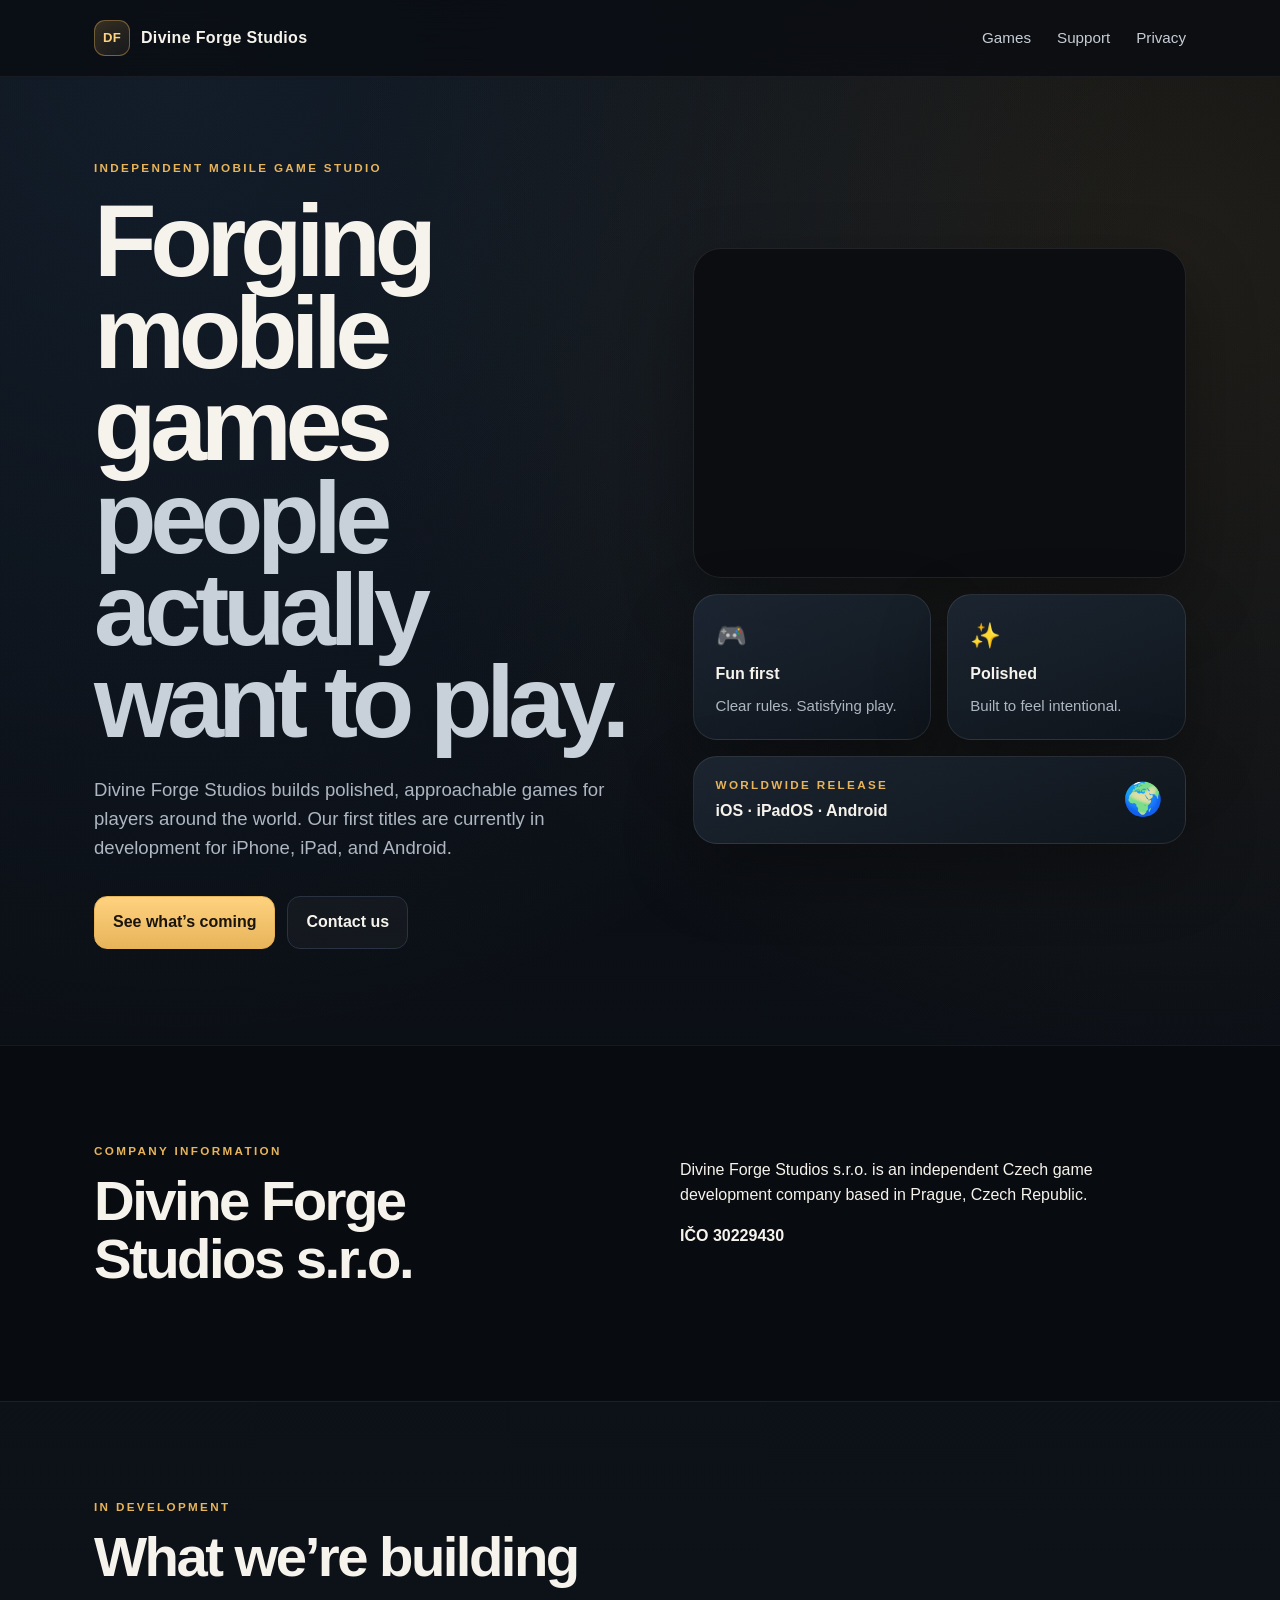
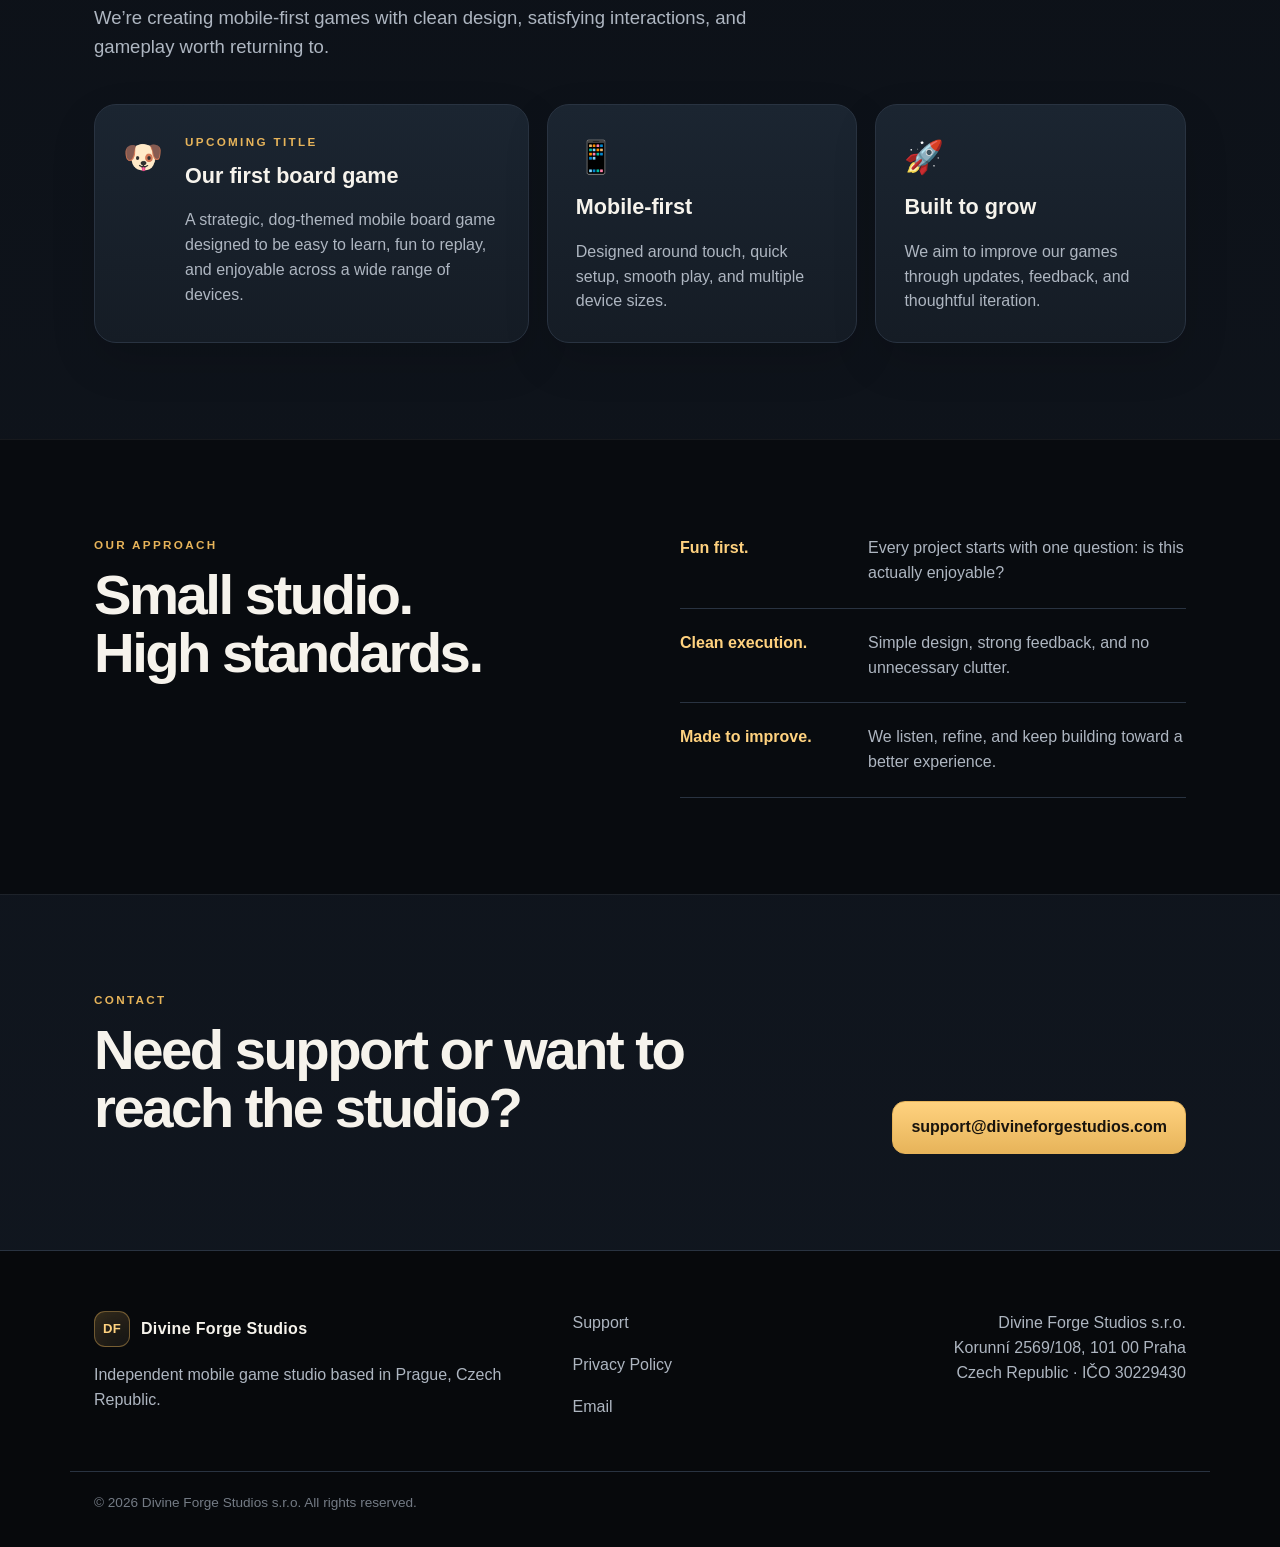
<file: index.html>
<!doctype html>
<html lang="en">
<head>
  <meta charset="utf-8">
  <meta name="viewport" content="width=device-width,initial-scale=1">
  <title>Divine Forge Studios</title>
  <meta name="description" content="Divine Forge Studios creates polished mobile games for iOS and Android.">
  <meta name="theme-color" content="#0a0d12">
  <link rel="stylesheet" href="styles.css">
</head>
<body>
  <header class="site-header">
    <div class="shell nav">
      <a class="brand" href="/" aria-label="Divine Forge Studios home">
        <span class="mark">DF</span>
        <span>Divine Forge Studios</span>
      </a>
      <nav class="nav-links">
        <a href="#games">Games</a>
        <a href="/support.html">Support</a>
        <a href="/privacy.html">Privacy</a>
      </nav>
    </div>
  </header>

  <main>
    <section class="hero shell">
      <div class="hero-copy">
        <div class="kicker">Independent mobile game studio</div>
        <h1>Forging mobile games<br><span>people actually want to play.</span></h1>
        <p class="hero-text">
          Divine Forge Studios builds polished, approachable games for players around the world.
          Our first titles are currently in development for iPhone, iPad, and Android.
        </p>
        <div class="hero-actions">
          <a class="button primary" href="#games">See what’s coming</a>
          <a class="button secondary" href="mailto:support@divineforgestudios.com">Contact us</a>
        </div>
      </div>

      <div class="hero-showcase" aria-label="Divine Forge Studios artwork">
        <div class="hero-art-card">
          <img class="exact-art" src="/assets/logo.webp" alt="Divine Forge Studios">
        </div>
        <div class="showcase-grid secondary-grid">
          <article class="showcase-card large">
            <div class="showcase-topline">
              <span class="status-dot"></span>
              <span>In development</span>
            </div>
            <div class="paw-mark">🐾</div>
            <h3>First mobile board game</h3>
            <p>Strategy, charm, replayability, and a polished mobile-first experience.</p>
          </article>
          <article class="showcase-card small">
            <span class="mini-icon">🎮</span>
            <strong>Fun first</strong>
            <span>Clear rules. Satisfying play.</span>
          </article>
          <article class="showcase-card small">
            <span class="mini-icon">✨</span>
            <strong>Polished</strong>
            <span>Built to feel intentional.</span>
          </article>
          <article class="showcase-card wide">
            <div>
              <span class="eyebrow">Worldwide release</span>
              <strong>iOS · iPadOS · Android</strong>
            </div>
            <span class="world">🌍</span>
          </article>
        </div>
      </div>
    </section>

    <section class="section dark" aria-labelledby="company-information">
      <div class="shell split">
        <div>
          <div class="kicker">Company information</div>
          <h2 id="company-information">Divine Forge Studios s.r.o.</h2>
        </div>
        <div>
          <p>Divine Forge Studios s.r.o. is an independent Czech game development company based in Prague, Czech Republic.</p>
          <p><strong>IČO 30229430</strong></p>
        </div>
      </div>
    </section>

    <section class="section" id="games">
      <div class="shell">
        <div class="section-heading">
          <div class="kicker">In development</div>
          <h2>What we’re building</h2>
          <p>
            We’re creating mobile-first games with clean design, satisfying interactions,
            and gameplay worth returning to.
          </p>
        </div>

        <div class="cards">
          <article class="card featured">
            <div class="card-icon">🐶</div>
            <div>
              <div class="eyebrow">Upcoming title</div>
              <h3>Our first board game</h3>
              <p>
                A strategic, dog-themed mobile board game designed to be easy to learn,
                fun to replay, and enjoyable across a wide range of devices.
              </p>
            </div>
          </article>

          <article class="card">
            <div class="card-icon">📱</div>
            <h3>Mobile-first</h3>
            <p>Designed around touch, quick setup, smooth play, and multiple device sizes.</p>
          </article>

          <article class="card">
            <div class="card-icon">🚀</div>
            <h3>Built to grow</h3>
            <p>We aim to improve our games through updates, feedback, and thoughtful iteration.</p>
          </article>
        </div>
      </div>
    </section>

    <section class="section dark">
      <div class="shell split">
        <div>
          <div class="kicker">Our approach</div>
          <h2>Small studio.<br>High standards.</h2>
        </div>
        <div class="principles">
          <div>
            <strong>Fun first.</strong>
            <span>Every project starts with one question: is this actually enjoyable?</span>
          </div>
          <div>
            <strong>Clean execution.</strong>
            <span>Simple design, strong feedback, and no unnecessary clutter.</span>
          </div>
          <div>
            <strong>Made to improve.</strong>
            <span>We listen, refine, and keep building toward a better experience.</span>
          </div>
        </div>
      </div>
    </section>

    <section class="section">
      <div class="shell contact-panel">
        <div>
          <div class="kicker">Contact</div>
          <h2>Need support or want to reach the studio?</h2>
        </div>
        <a class="button primary" href="mailto:support@divineforgestudios.com">support@divineforgestudios.com</a>
      </div>
    </section>
  </main>

  <footer>
    <div class="shell footer-grid">
      <div>
        <div class="brand footer-brand">
          <span class="mark">DF</span>
          <span>Divine Forge Studios</span>
        </div>
        <p>Independent mobile game studio based in Prague, Czech Republic.</p>
      </div>

      <div class="footer-links">
        <a href="/support.html">Support</a>
        <a href="/privacy.html">Privacy Policy</a>
        <a href="mailto:support@divineforgestudios.com">Email</a>
      </div>

      <div class="company">
        Divine Forge Studios s.r.o.<br>
        Korunní 2569/108, 101 00 Praha<br>
        Czech Republic · IČO 30229430
      </div>
    </div>

    <div class="shell copyright">
      © 2026 Divine Forge Studios s.r.o. All rights reserved.
    </div>
  </footer>
</body>
</html>
</file>
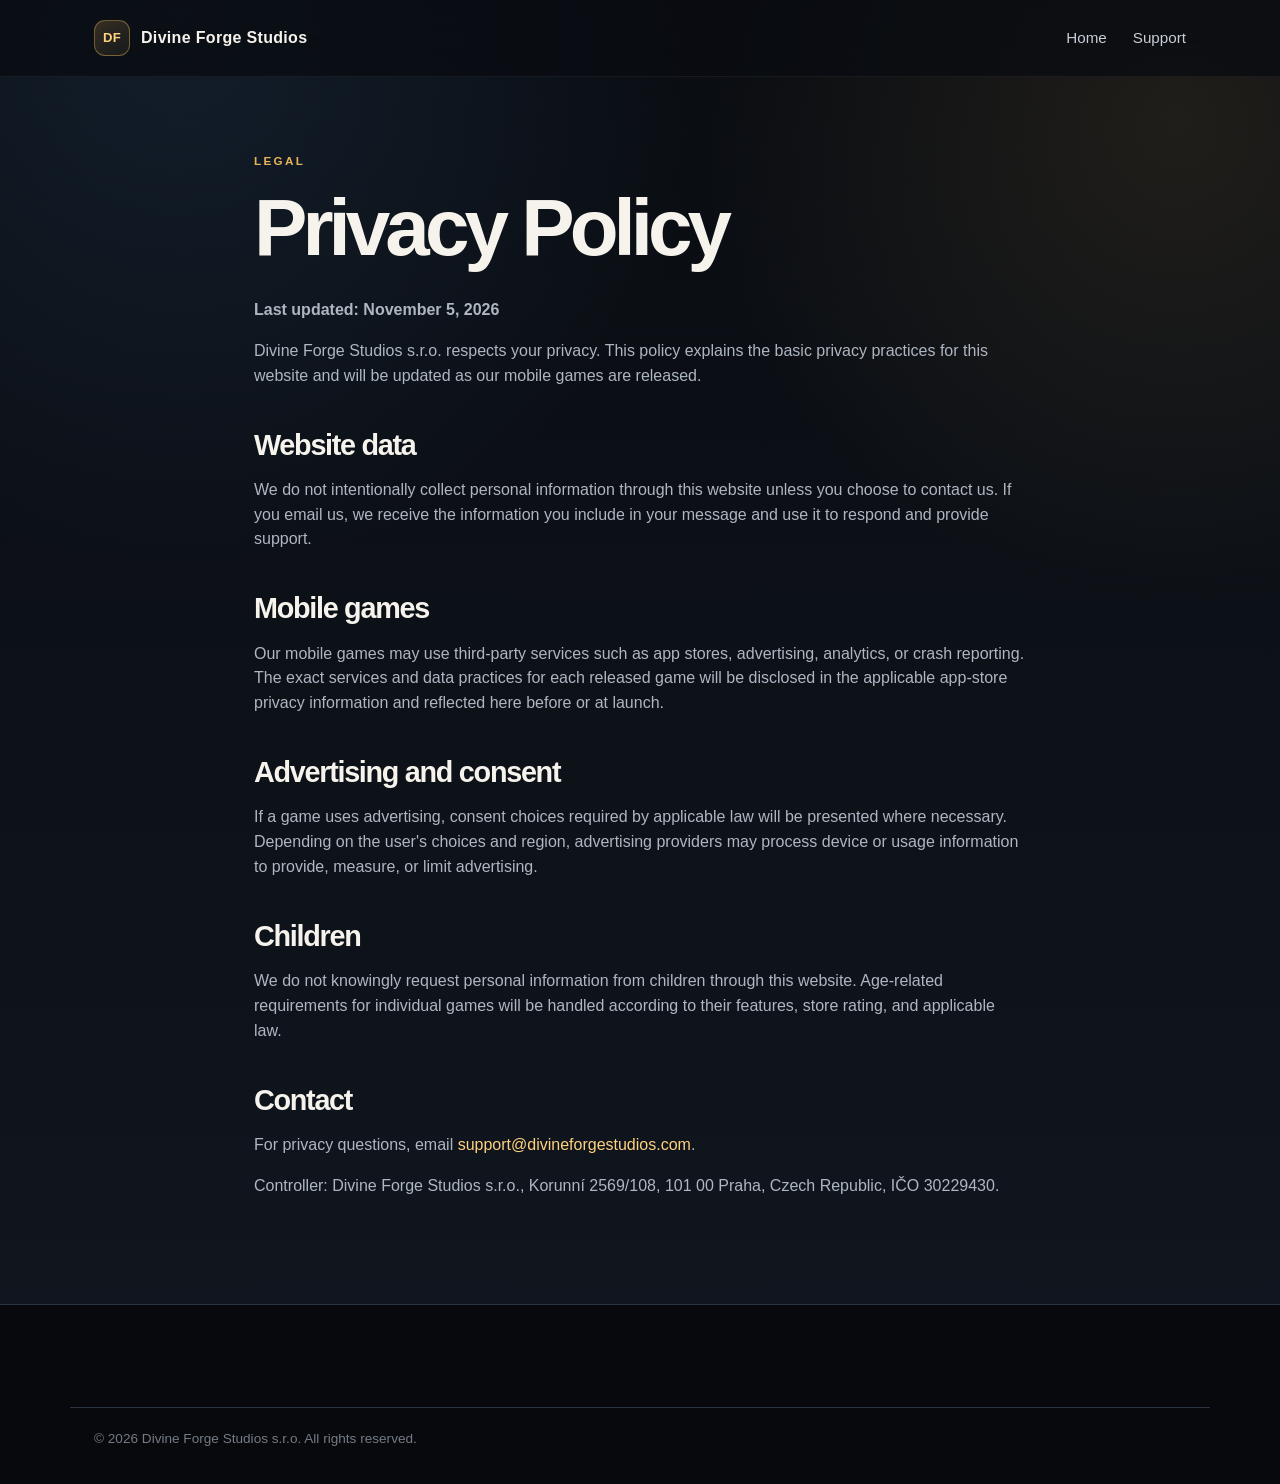
<file: privacy.html>
<!doctype html>
<html lang="en">
<head><meta charset="utf-8"><meta name="viewport" content="width=device-width,initial-scale=1"><title>Privacy Policy — Divine Forge Studios</title><meta name="theme-color" content="#0b0d10"><link rel="stylesheet" href="styles.css"></head>
<body>
<header class="site-header"><div class="shell nav"><a class="brand" href="/"><span class="mark">DF</span><span>Divine Forge Studios</span></a><nav class="nav-links"><a href="/">Home</a><a href="/support.html">Support</a></nav></div></header>
<main class="shell prose">
<div class="kicker">Legal</div><h1>Privacy Policy</h1>
<p><strong>Last updated: November 5, 2026</strong></p>
<p>Divine Forge Studios s.r.o. respects your privacy. This policy explains the basic privacy practices for this website and will be updated as our mobile games are released.</p>
<h2>Website data</h2>
<p>We do not intentionally collect personal information through this website unless you choose to contact us. If you email us, we receive the information you include in your message and use it to respond and provide support.</p>
<h2>Mobile games</h2>
<p>Our mobile games may use third-party services such as app stores, advertising, analytics, or crash reporting. The exact services and data practices for each released game will be disclosed in the applicable app-store privacy information and reflected here before or at launch.</p>
<h2>Advertising and consent</h2>
<p>If a game uses advertising, consent choices required by applicable law will be presented where necessary. Depending on the user's choices and region, advertising providers may process device or usage information to provide, measure, or limit advertising.</p>
<h2>Children</h2>
<p>We do not knowingly request personal information from children through this website. Age-related requirements for individual games will be handled according to their features, store rating, and applicable law.</p>
<h2>Contact</h2>
<p>For privacy questions, email <a href="mailto:support@divineforgestudios.com">support@divineforgestudios.com</a>.</p>
<p>Controller: Divine Forge Studios s.r.o., Korunní 2569/108, 101 00 Praha, Czech Republic, IČO 30229430.</p>
</main>
<footer><div class="shell copyright">© 2026 Divine Forge Studios s.r.o. All rights reserved.</div></footer>
</body></html>
</file>
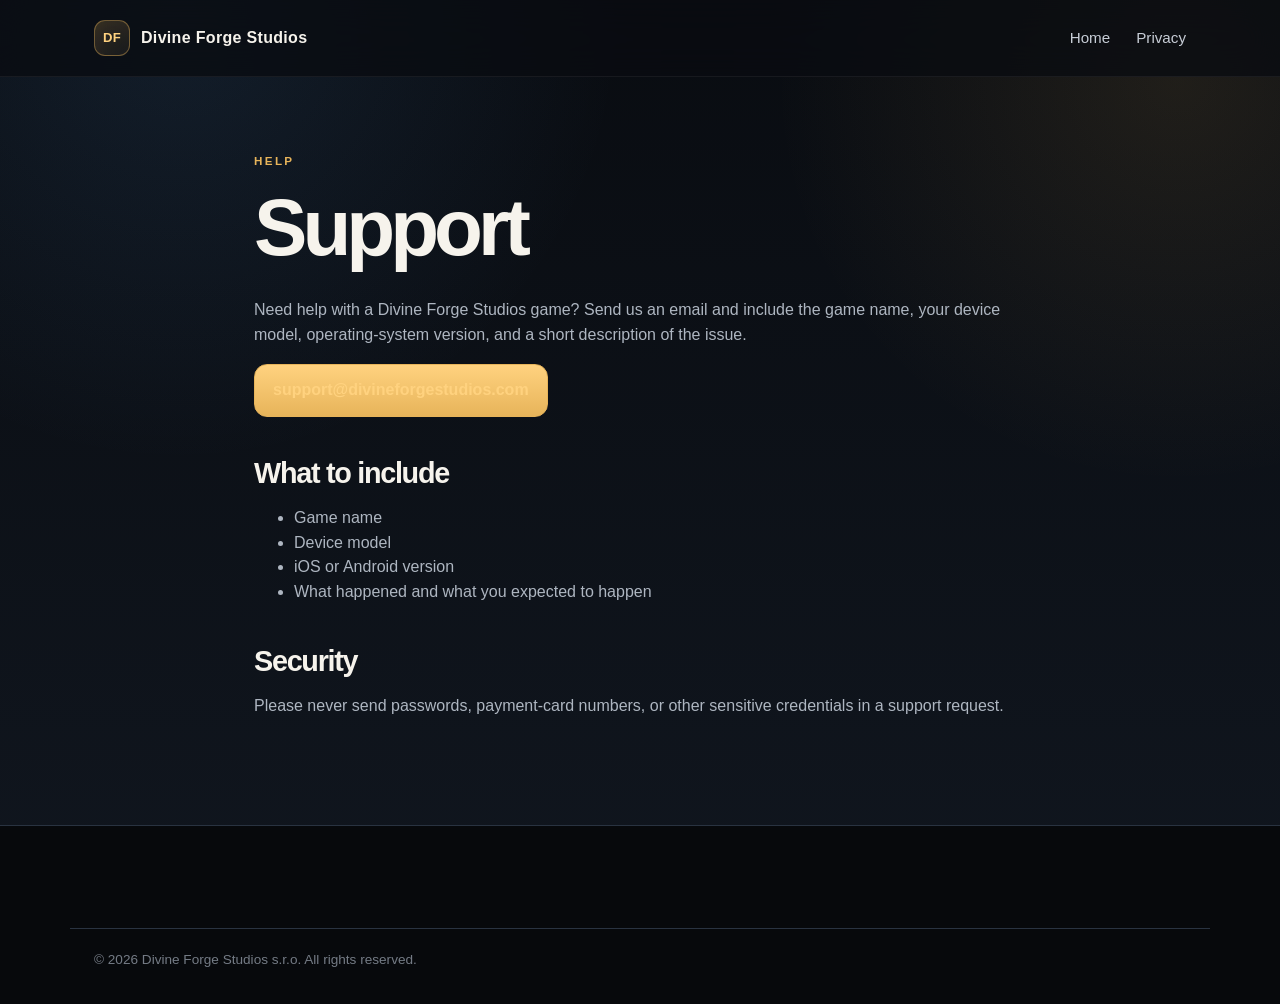
<file: support.html>
<!doctype html>
<html lang="en">
<head><meta charset="utf-8"><meta name="viewport" content="width=device-width,initial-scale=1"><title>Support — Divine Forge Studios</title><meta name="theme-color" content="#0b0d10"><link rel="stylesheet" href="styles.css"></head>
<body>
<header class="site-header"><div class="shell nav"><a class="brand" href="/"><span class="mark">DF</span><span>Divine Forge Studios</span></a><nav class="nav-links"><a href="/">Home</a><a href="/privacy.html">Privacy</a></nav></div></header>
<main class="shell prose">
<div class="kicker">Help</div><h1>Support</h1>
<p>Need help with a Divine Forge Studios game? Send us an email and include the game name, your device model, operating-system version, and a short description of the issue.</p>
<p><a class="button primary" href="mailto:support@divineforgestudios.com">support@divineforgestudios.com</a></p>
<h2>What to include</h2>
<ul><li>Game name</li><li>Device model</li><li>iOS or Android version</li><li>What happened and what you expected to happen</li></ul>
<h2>Security</h2><p>Please never send passwords, payment-card numbers, or other sensitive credentials in a support request.</p>
</main>
<footer><div class="shell copyright">© 2026 Divine Forge Studios s.r.o. All rights reserved.</div></footer>
</body></html>
</file>
<file: styles.css>
:root{
  --bg:#090c11;--bg2:#111720;--panel:#151c25;--panel2:#1b2531;
  --text:#f6f3ec;--muted:#aeb6c1;--line:#293341;--gold:#e7b45a;--gold2:#ffd27f;
  --blue:#8fc8ff;--blue2:#5ea8f3;--max:1140px;--radius:22px;
  --shadow:0 28px 70px rgba(0,0,0,.32)
}
*{box-sizing:border-box}
html{scroll-behavior:smooth}
body{
  margin:0;
  color:var(--text);
  font-family:-apple-system,BlinkMacSystemFont,"Segoe UI",Inter,Roboto,Helvetica,Arial,sans-serif;
  line-height:1.55;
  background:
    radial-gradient(circle at 14% 2%,rgba(94,168,243,.11),transparent 30%),
    radial-gradient(circle at 92% 8%,rgba(231,180,90,.10),transparent 27%),
    linear-gradient(180deg,var(--bg),var(--bg2));
}
a{color:inherit;text-decoration:none}
.shell{max-width:var(--max);margin:auto;padding-left:24px;padding-right:24px}
.site-header{position:sticky;top:0;z-index:10;background:rgba(9,12,17,.78);backdrop-filter:blur(18px);border-bottom:1px solid rgba(255,255,255,.06)}
.nav{height:76px;display:flex;align-items:center;justify-content:space-between}
.brand{display:flex;align-items:center;gap:11px;font-weight:800;letter-spacing:.02em}
.mark{display:grid;place-items:center;width:36px;height:36px;border-radius:11px;border:1px solid rgba(231,180,90,.42);background:linear-gradient(145deg,rgba(231,180,90,.18),rgba(255,255,255,.03));color:var(--gold2);font-size:.82rem;box-shadow:inset 0 0 22px rgba(231,180,90,.05)}
.nav-links{display:flex;gap:26px;color:#c7cdd6;font-size:.95rem}
.nav-links a:hover,.footer-links a:hover{color:var(--gold2)}
.hero{min-height:700px;display:grid;grid-template-columns:1.04fr .96fr;align-items:center;gap:64px;padding-top:82px;padding-bottom:96px}
.kicker,.eyebrow{text-transform:uppercase;letter-spacing:.2em;font-size:.73rem;font-weight:800;color:var(--gold)}
h1{font-size:clamp(3.45rem,8vw,6.8rem);line-height:.9;letter-spacing:-.062em;margin:18px 0 28px}
h1 span{color:#c8d0da}
h2{font-size:clamp(2.15rem,4.4vw,4rem);line-height:1.02;letter-spacing:-.045em;margin:12px 0 18px}
h3{font-size:1.35rem;margin:8px 0 10px}
.hero-text,.section-heading p{font-size:1.16rem;color:var(--muted);max-width:700px}
.hero-actions{display:flex;gap:12px;flex-wrap:wrap;margin-top:34px}
.button{display:inline-flex;align-items:center;justify-content:center;padding:13px 18px;border-radius:13px;font-weight:750;border:1px solid var(--line);transition:.2s ease}
.button:hover{transform:translateY(-1px)}
.primary{background:linear-gradient(180deg,var(--gold2),var(--gold));color:#19140d;border-color:var(--gold)}
.secondary{background:rgba(255,255,255,.03)}
.hero-showcase{position:relative;min-height:470px}
.showcase-orb{position:absolute;border-radius:50%;filter:blur(42px);opacity:.34}
.showcase-orb.one{width:210px;height:210px;background:#4f9de9;right:18%;top:2%}
.showcase-orb.two{width:190px;height:190px;background:#e4a942;left:6%;bottom:4%}
.showcase-grid{position:relative;z-index:2;display:grid;grid-template-columns:1fr 1fr;grid-template-rows:auto auto auto;gap:16px}
.showcase-card{border:1px solid rgba(255,255,255,.09);background:linear-gradient(160deg,rgba(28,38,50,.96),rgba(16,22,29,.96));border-radius:24px;box-shadow:var(--shadow);backdrop-filter:blur(14px)}
.showcase-card.large{grid-column:1/-1;padding:30px;min-height:235px;position:relative;overflow:hidden}
.showcase-card.large:after{content:"";position:absolute;width:160px;height:160px;border-radius:50%;right:-35px;bottom:-55px;border:1px solid rgba(255,255,255,.08);box-shadow:0 0 0 22px rgba(255,255,255,.02),0 0 0 46px rgba(255,255,255,.015)}
.showcase-topline{display:flex;align-items:center;gap:8px;color:#b8c0cb;font-size:.84rem}
.status-dot{width:8px;height:8px;background:#76d28a;border-radius:50%;box-shadow:0 0 12px rgba(118,210,138,.5)}
.paw-mark{font-size:2.6rem;margin:28px 0 6px}
.showcase-card.large p{color:var(--muted);max-width:410px;margin-bottom:0}
.showcase-card.small{padding:22px;min-height:145px;display:flex;flex-direction:column;gap:7px}
.showcase-card.small span:last-child{color:var(--muted);font-size:.94rem}
.mini-icon{font-size:1.55rem}
.showcase-card.wide{grid-column:1/-1;padding:18px 22px;display:flex;align-items:center;justify-content:space-between}
.showcase-card.wide div{display:flex;flex-direction:column;gap:5px}
.world{font-size:2rem}
.section{padding:96px 0;border-top:1px solid rgba(255,255,255,.06)}
.section-heading{max-width:760px;margin-bottom:42px}
.cards{display:grid;grid-template-columns:1.4fr 1fr 1fr;gap:18px}
.card{min-height:220px;padding:28px;border:1px solid var(--line);border-radius:var(--radius);background:linear-gradient(180deg,var(--panel2),var(--panel));box-shadow:0 18px 45px rgba(0,0,0,.13)}
.card.featured{display:flex;gap:22px;align-items:flex-start}
.card-icon{font-size:2rem}
.card p{color:var(--muted);margin-bottom:0}
.dark{background:#080b0f}
.split{display:grid;grid-template-columns:1fr 1fr;gap:80px;align-items:start}
.principles{display:grid;gap:22px}
.principles div{display:grid;grid-template-columns:170px 1fr;gap:18px;padding-bottom:22px;border-bottom:1px solid var(--line)}
.principles strong{color:var(--gold2)}
.principles span{color:var(--muted)}
.contact-panel{display:flex;justify-content:space-between;align-items:end;gap:40px}
.contact-panel h2{max-width:700px}
footer{border-top:1px solid var(--line);background:#07090c;padding:60px 0 34px;color:var(--muted)}
.footer-grid{display:grid;grid-template-columns:1.3fr .7fr 1fr;gap:40px}
.footer-brand{color:var(--text);margin-bottom:14px}
.footer-links{display:grid;gap:8px}
.company{text-align:right}
.copyright{margin-top:42px;padding-top:20px;border-top:1px solid var(--line);font-size:.85rem;color:#747b85}
.prose{max-width:820px;padding-top:75px;padding-bottom:90px}
.prose h1{font-size:clamp(3rem,7vw,5rem);line-height:1;margin-bottom:30px}
.prose p,.prose li{color:var(--muted)}
.prose h2{font-size:1.8rem;margin-top:42px}
.prose a{color:var(--gold2)}
@media(max-width:900px){
  .hero{grid-template-columns:1fr;min-height:auto;gap:42px;padding-top:70px}
  .cards{grid-template-columns:1fr}
  .split{grid-template-columns:1fr;gap:35px}
  .contact-panel{flex-direction:column;align-items:flex-start}
  .footer-grid{grid-template-columns:1fr}
  .company{text-align:left}
}
@media(max-width:640px){
  .nav-links{gap:14px;font-size:.9rem}
  .showcase-grid{grid-template-columns:1fr}
  .showcase-card.large,.showcase-card.wide{grid-column:1}
  .principles div{grid-template-columns:1fr;gap:6px}
  h1{font-size:clamp(2.8rem,12vw,4.6rem)}
}
.hero-art-card{
  position:relative;
  border-radius:28px;
  overflow:hidden;
  border:1px solid rgba(255,255,255,.09);
  background:#0b0d10;
  box-shadow:var(--shadow);
  margin-bottom:16px;
}
.hero-art-card img{
  display:block;
  width:100%;
  height:auto;
  aspect-ratio:3/2;
  object-fit:cover;
}
.secondary-grid{grid-template-columns:1fr 1fr}
.secondary-grid .showcase-card.large{display:none}
@media(max-width:640px){
  .secondary-grid{grid-template-columns:1fr}
}

.anvil-art{
  display:block;
  width:100%;
  height:auto;
  aspect-ratio:3/2;
}
</file>
